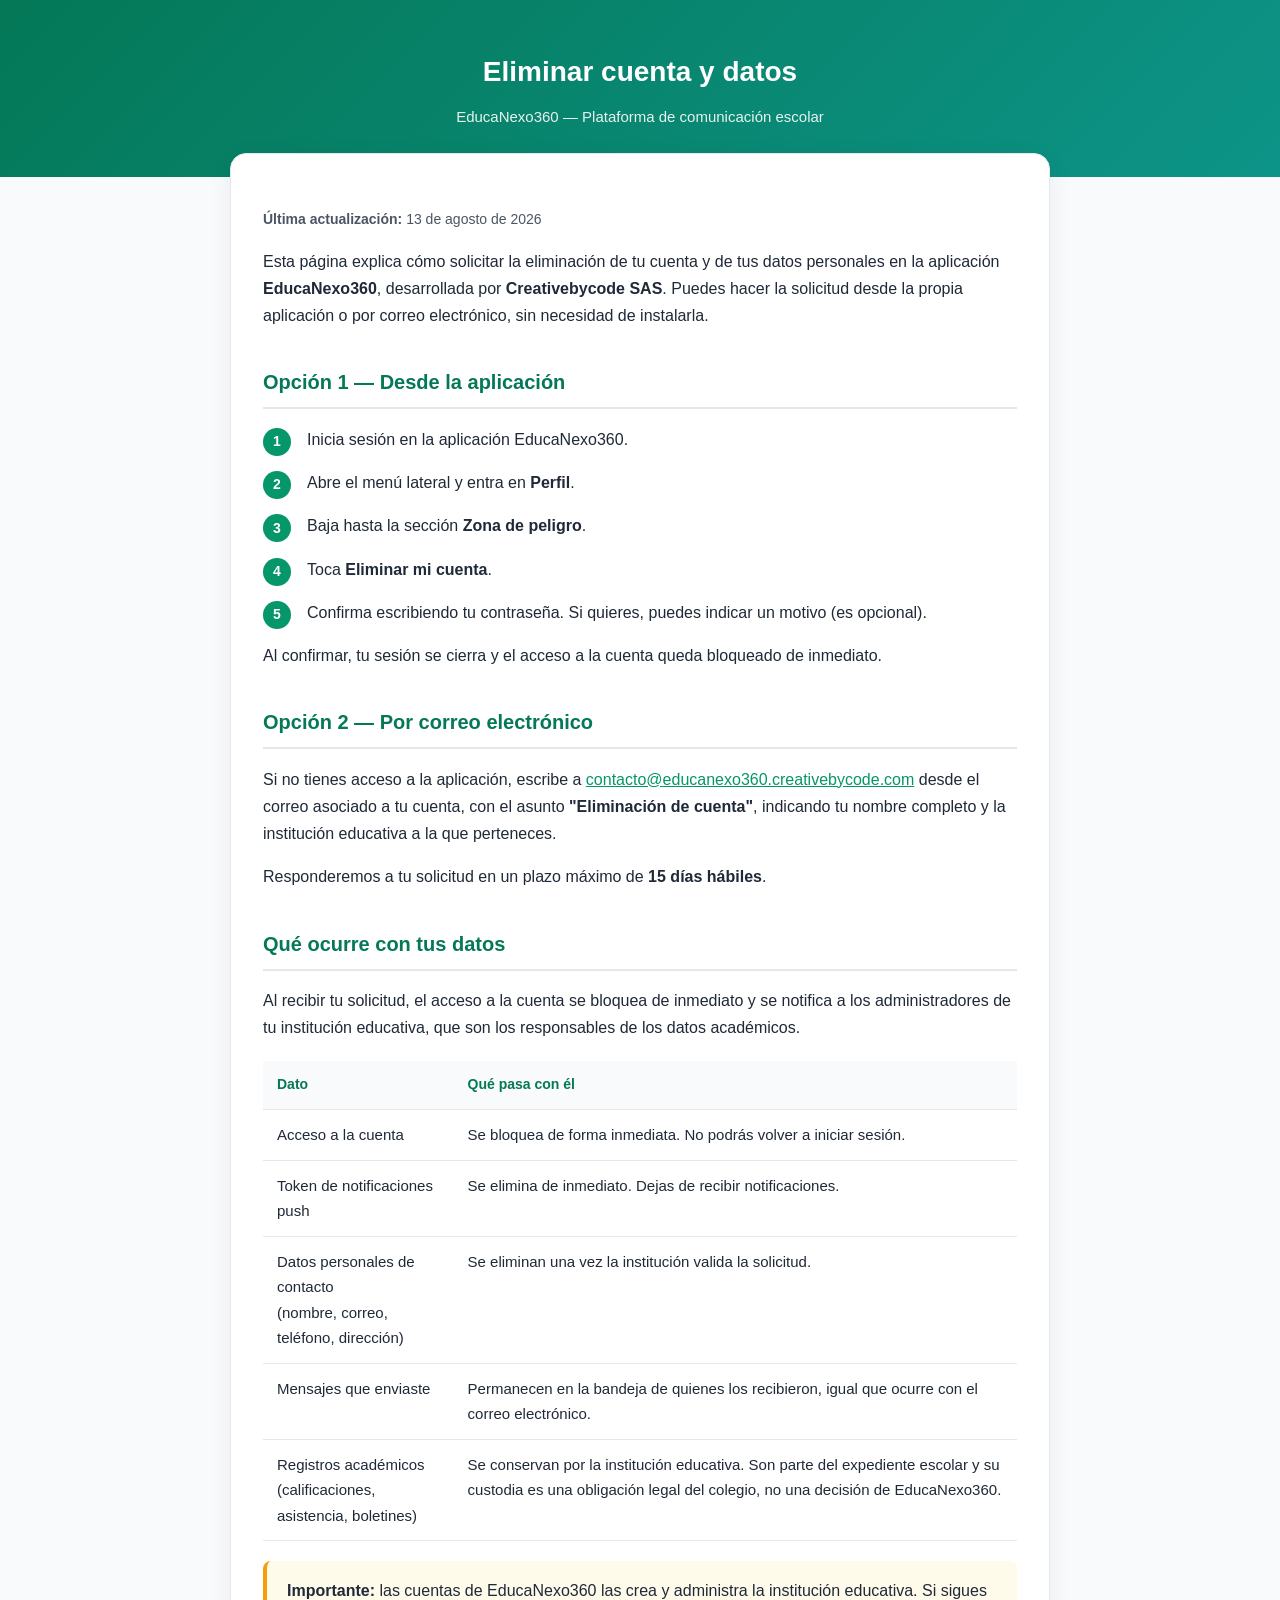
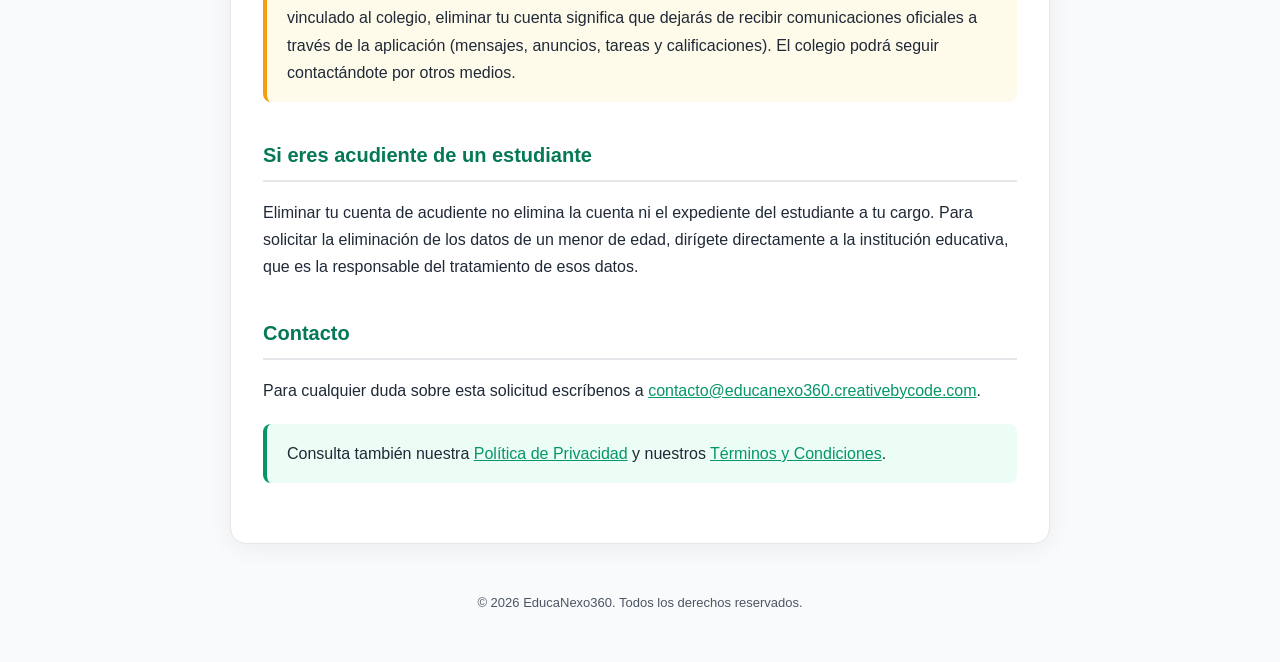
<file: legal/eliminar-cuenta.html>
<!DOCTYPE html>
<html lang="es">
<head>
  <meta charset="UTF-8" />
  <meta name="viewport" content="width=device-width, initial-scale=1.0" />
  <title>Eliminar cuenta y datos — EducaNexo360</title>
  <meta name="description" content="Cómo solicitar la eliminación de tu cuenta y tus datos personales en EducaNexo360, la plataforma de comunicación escolar." />
  <style>
    :root {
      --verde: #059669;
      --teal: #0D9488;
      --verde-osc: #047857;
      --texto: #1f2937;
      --texto-suave: #4b5563;
      --borde: #e5e7eb;
      --fondo: #f9fafb;
      --ambar: #F59E0B;
    }
    * { box-sizing: border-box; }
    body {
      margin: 0;
      font-family: -apple-system, BlinkMacSystemFont, "Segoe UI", Roboto, Helvetica, Arial, sans-serif;
      color: var(--texto);
      background: var(--fondo);
      line-height: 1.7;
    }
    header {
      background: linear-gradient(135deg, var(--verde-osc), var(--teal));
      color: #fff;
      padding: 48px 24px;
      text-align: center;
    }
    header h1 { margin: 0 0 8px; font-size: 28px; }
    header p { margin: 0; opacity: 0.9; font-size: 15px; }
    main {
      max-width: 820px;
      margin: -24px auto 48px;
      background: #fff;
      border: 1px solid var(--borde);
      border-radius: 16px;
      padding: 40px 32px;
      box-shadow: 0 4px 24px rgba(0,0,0,0.06);
    }
    h2 {
      color: var(--verde-osc);
      font-size: 20px;
      margin-top: 36px;
      padding-bottom: 8px;
      border-bottom: 2px solid var(--borde);
    }
    a { color: var(--verde); }
    ul, ol { padding-left: 20px; }
    li { margin-bottom: 6px; }
    .destacado {
      background: #ecfdf5;
      border-left: 4px solid var(--verde);
      border-radius: 8px;
      padding: 16px 20px;
      margin: 20px 0;
    }
    .aviso {
      background: #fffbeb;
      border-left: 4px solid var(--ambar);
      border-radius: 8px;
      padding: 16px 20px;
      margin: 20px 0;
    }
    table {
      width: 100%;
      border-collapse: collapse;
      margin: 20px 0;
      font-size: 15px;
    }
    th, td {
      text-align: left;
      padding: 12px 14px;
      border-bottom: 1px solid var(--borde);
      vertical-align: top;
    }
    th {
      background: var(--fondo);
      color: var(--verde-osc);
      font-size: 14px;
    }
    .pasos { counter-reset: paso; list-style: none; padding-left: 0; }
    .pasos li {
      counter-increment: paso;
      position: relative;
      padding-left: 44px;
      margin-bottom: 16px;
    }
    .pasos li::before {
      content: counter(paso);
      position: absolute;
      left: 0;
      top: 2px;
      width: 28px;
      height: 28px;
      border-radius: 50%;
      background: var(--verde);
      color: #fff;
      font-weight: 700;
      font-size: 14px;
      display: flex;
      align-items: center;
      justify-content: center;
    }
    footer {
      text-align: center;
      color: var(--texto-suave);
      font-size: 13px;
      padding: 0 24px 48px;
    }
    .meta { color: var(--texto-suave); font-size: 14px; }
  </style>
</head>
<body>
  <header>
    <h1>Eliminar cuenta y datos</h1>
    <p>EducaNexo360 — Plataforma de comunicación escolar</p>
  </header>

  <main>
    <p class="meta"><strong>Última actualización:</strong> 13 de agosto de 2026</p>

    <p>
      Esta página explica cómo solicitar la eliminación de tu cuenta y de tus datos
      personales en la aplicación <strong>EducaNexo360</strong>, desarrollada por
      <strong>Creativebycode SAS</strong>. Puedes hacer la solicitud desde la propia
      aplicación o por correo electrónico, sin necesidad de instalarla.
    </p>

    <h2>Opción 1 — Desde la aplicación</h2>
    <ol class="pasos">
      <li>Inicia sesión en la aplicación EducaNexo360.</li>
      <li>Abre el menú lateral y entra en <strong>Perfil</strong>.</li>
      <li>Baja hasta la sección <strong>Zona de peligro</strong>.</li>
      <li>Toca <strong>Eliminar mi cuenta</strong>.</li>
      <li>
        Confirma escribiendo tu contraseña. Si quieres, puedes indicar un motivo
        (es opcional).
      </li>
    </ol>
    <p>
      Al confirmar, tu sesión se cierra y el acceso a la cuenta queda bloqueado de
      inmediato.
    </p>

    <h2>Opción 2 — Por correo electrónico</h2>
    <p>
      Si no tienes acceso a la aplicación, escribe a
      <a href="mailto:contacto@educanexo360.creativebycode.com">contacto@educanexo360.creativebycode.com</a>
      desde el correo asociado a tu cuenta, con el asunto
      <strong>"Eliminación de cuenta"</strong>, indicando tu nombre completo y la
      institución educativa a la que perteneces.
    </p>
    <p>
      Responderemos a tu solicitud en un plazo máximo de <strong>15 días
      hábiles</strong>.
    </p>

    <h2>Qué ocurre con tus datos</h2>
    <p>
      Al recibir tu solicitud, el acceso a la cuenta se bloquea de inmediato y se
      notifica a los administradores de tu institución educativa, que son los
      responsables de los datos académicos.
    </p>

    <table>
      <thead>
        <tr>
          <th>Dato</th>
          <th>Qué pasa con él</th>
        </tr>
      </thead>
      <tbody>
        <tr>
          <td>Acceso a la cuenta</td>
          <td>Se bloquea de forma inmediata. No podrás volver a iniciar sesión.</td>
        </tr>
        <tr>
          <td>Token de notificaciones push</td>
          <td>Se elimina de inmediato. Dejas de recibir notificaciones.</td>
        </tr>
        <tr>
          <td>Datos personales de contacto<br />(nombre, correo, teléfono, dirección)</td>
          <td>Se eliminan una vez la institución valida la solicitud.</td>
        </tr>
        <tr>
          <td>Mensajes que enviaste</td>
          <td>
            Permanecen en la bandeja de quienes los recibieron, igual que ocurre
            con el correo electrónico.
          </td>
        </tr>
        <tr>
          <td>Registros académicos<br />(calificaciones, asistencia, boletines)</td>
          <td>
            Se conservan por la institución educativa. Son parte del expediente
            escolar y su custodia es una obligación legal del colegio, no una
            decisión de EducaNexo360.
          </td>
        </tr>
      </tbody>
    </table>

    <div class="aviso">
      <strong>Importante:</strong> las cuentas de EducaNexo360 las crea y administra
      la institución educativa. Si sigues vinculado al colegio, eliminar tu cuenta
      significa que dejarás de recibir comunicaciones oficiales a través de la
      aplicación (mensajes, anuncios, tareas y calificaciones). El colegio podrá
      seguir contactándote por otros medios.
    </div>

    <h2>Si eres acudiente de un estudiante</h2>
    <p>
      Eliminar tu cuenta de acudiente no elimina la cuenta ni el expediente del
      estudiante a tu cargo. Para solicitar la eliminación de los datos de un menor
      de edad, dirígete directamente a la institución educativa, que es la
      responsable del tratamiento de esos datos.
    </p>

    <h2>Contacto</h2>
    <p>
      Para cualquier duda sobre esta solicitud escríbenos a
      <a href="mailto:contacto@educanexo360.creativebycode.com">contacto@educanexo360.creativebycode.com</a>.
    </p>
    <div class="destacado">
      Consulta también nuestra
      <a href="politica-de-privacidad.html">Política de Privacidad</a> y nuestros
      <a href="terminos.html">Términos y Condiciones</a>.
    </div>
  </main>

  <footer>
    &copy; 2026 EducaNexo360. Todos los derechos reservados.
  </footer>
</body>
</html>
</file>
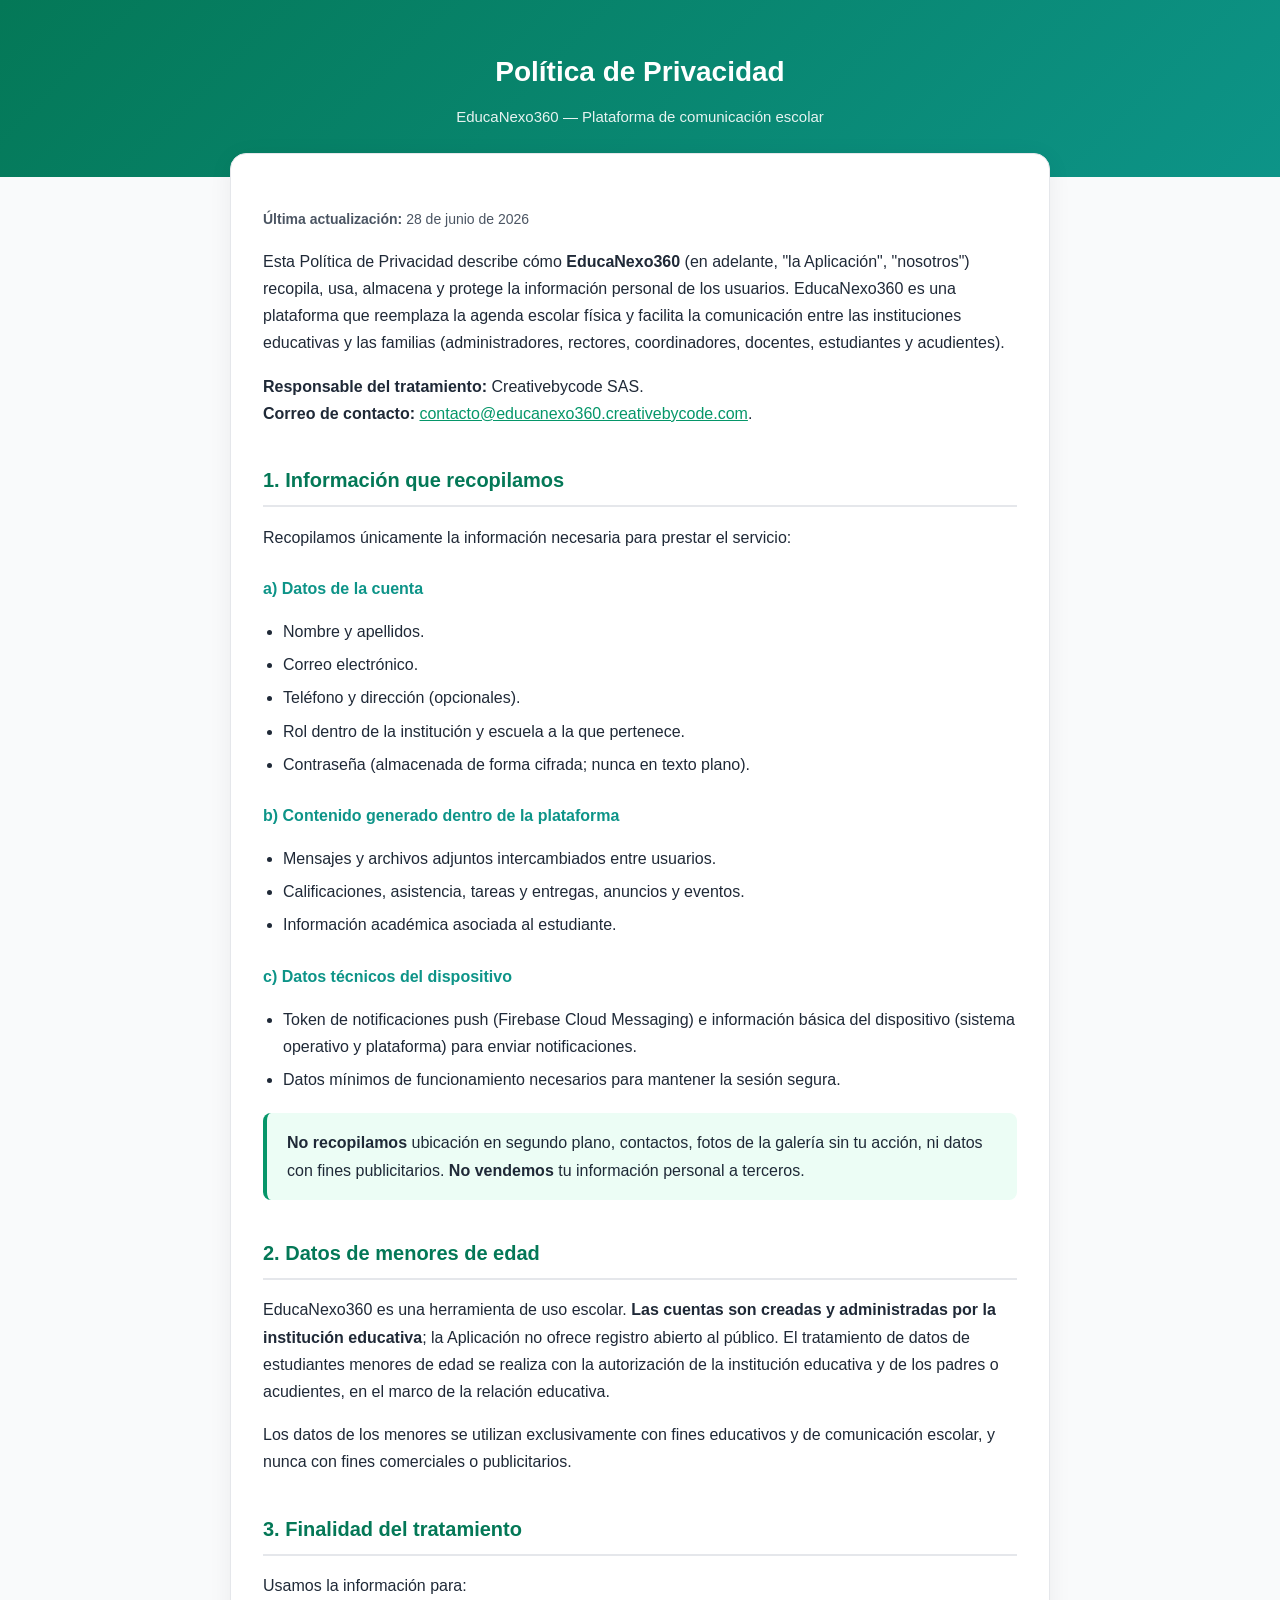
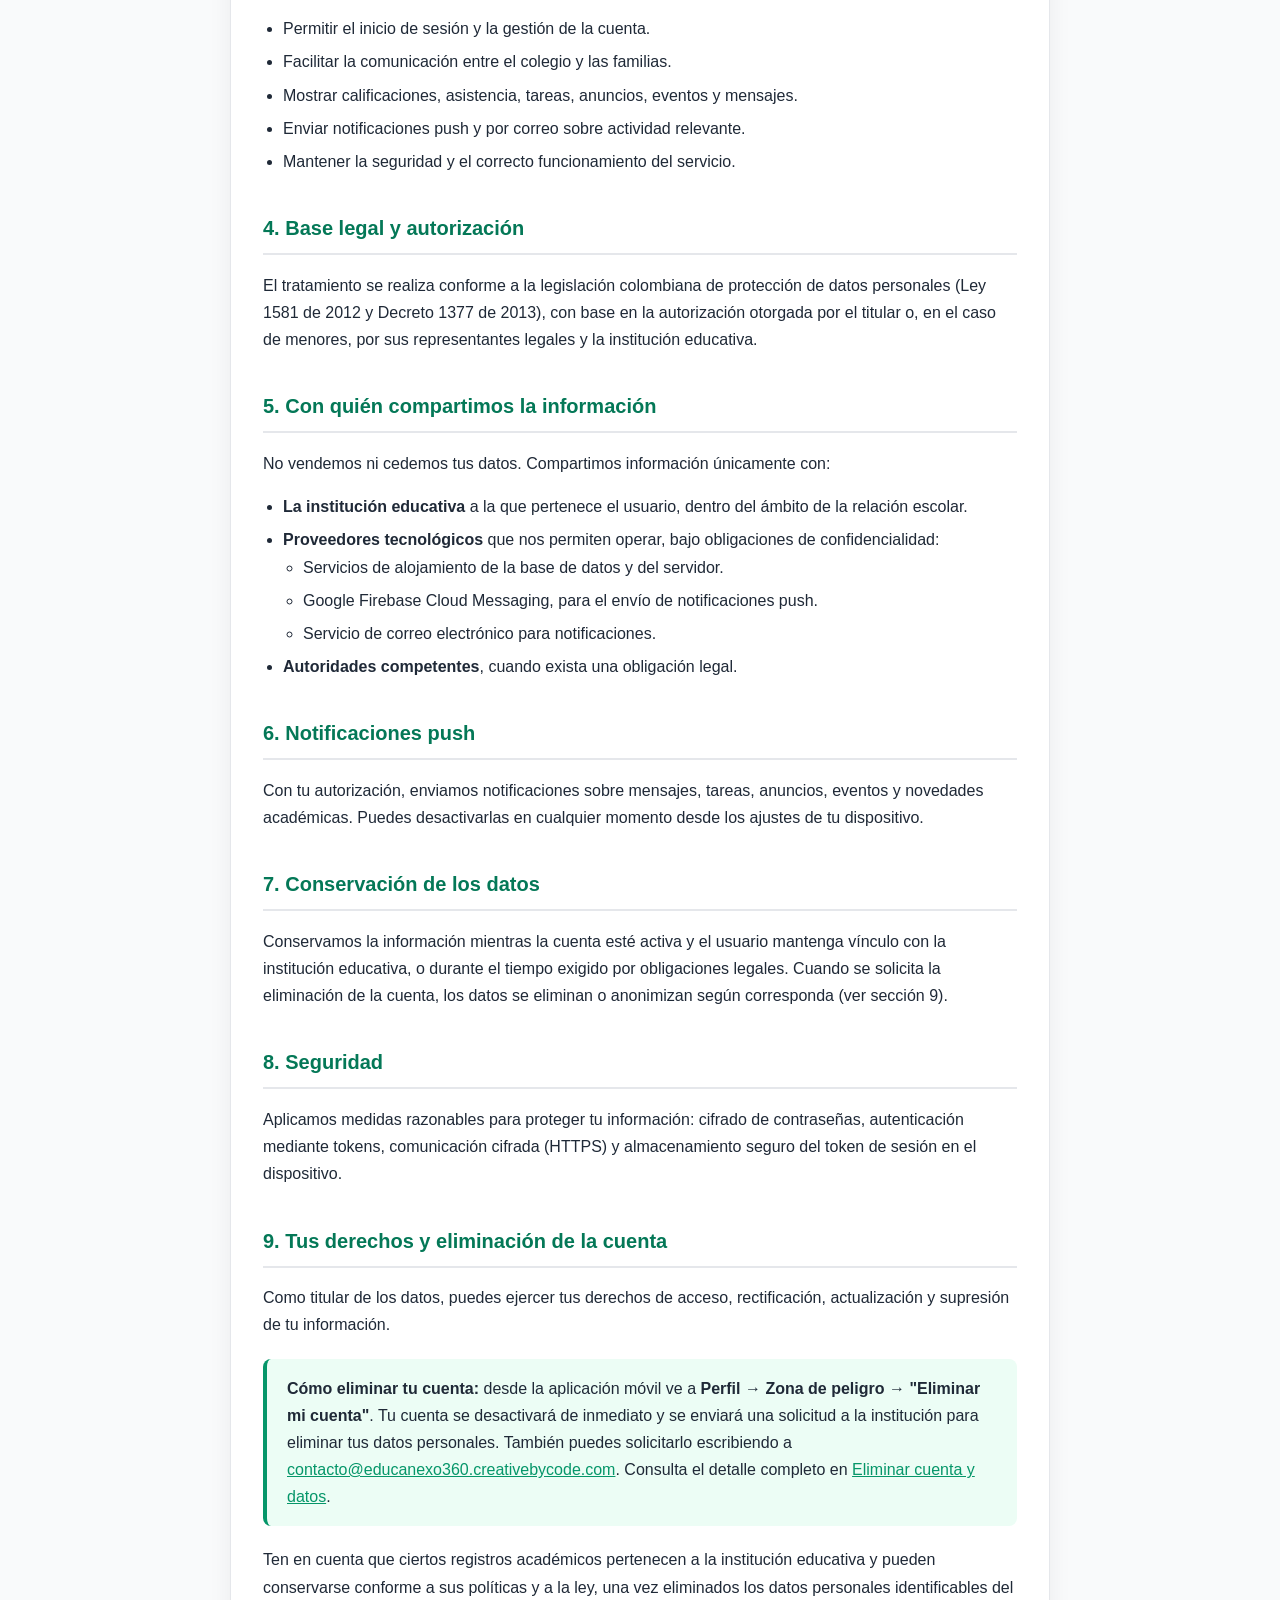
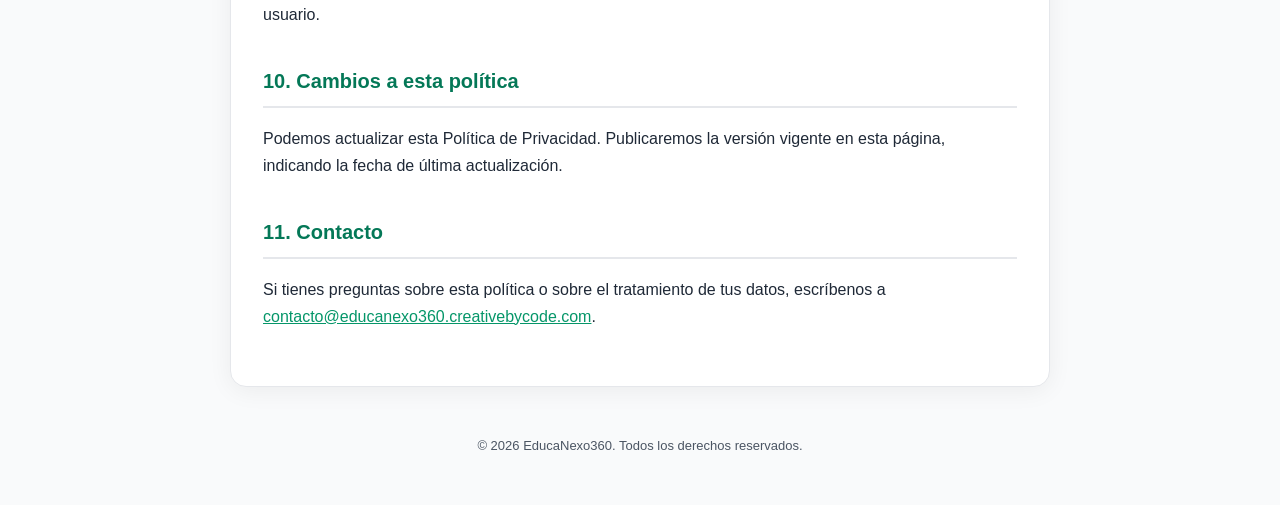
<file: legal/politica-de-privacidad.html>
<!DOCTYPE html>
<html lang="es">
<head>
  <meta charset="UTF-8" />
  <meta name="viewport" content="width=device-width, initial-scale=1.0" />
  <title>Política de Privacidad — EducaNexo360</title>
  <meta name="description" content="Política de Privacidad de la plataforma de comunicación escolar EducaNexo360." />
  <style>
    :root {
      --verde: #059669;
      --teal: #0D9488;
      --verde-osc: #047857;
      --texto: #1f2937;
      --texto-suave: #4b5563;
      --borde: #e5e7eb;
      --fondo: #f9fafb;
    }
    * { box-sizing: border-box; }
    body {
      margin: 0;
      font-family: -apple-system, BlinkMacSystemFont, "Segoe UI", Roboto, Helvetica, Arial, sans-serif;
      color: var(--texto);
      background: var(--fondo);
      line-height: 1.7;
    }
    header {
      background: linear-gradient(135deg, var(--verde-osc), var(--teal));
      color: #fff;
      padding: 48px 24px;
      text-align: center;
    }
    header h1 { margin: 0 0 8px; font-size: 28px; }
    header p { margin: 0; opacity: 0.9; font-size: 15px; }
    main {
      max-width: 820px;
      margin: -24px auto 48px;
      background: #fff;
      border: 1px solid var(--borde);
      border-radius: 16px;
      padding: 40px 32px;
      box-shadow: 0 4px 24px rgba(0,0,0,0.06);
    }
    h2 {
      color: var(--verde-osc);
      font-size: 20px;
      margin-top: 36px;
      padding-bottom: 8px;
      border-bottom: 2px solid var(--borde);
    }
    h3 { color: var(--teal); font-size: 16px; margin-top: 24px; }
    a { color: var(--verde); }
    ul { padding-left: 20px; }
    li { margin-bottom: 6px; }
    .destacado {
      background: #ecfdf5;
      border-left: 4px solid var(--verde);
      border-radius: 8px;
      padding: 16px 20px;
      margin: 20px 0;
    }
    .placeholder {
      background: #fef3c7;
      border-radius: 4px;
      padding: 0 4px;
      font-weight: 600;
    }
    footer {
      text-align: center;
      color: var(--texto-suave);
      font-size: 13px;
      padding: 0 24px 48px;
    }
    .meta { color: var(--texto-suave); font-size: 14px; }
  </style>
</head>
<body>
  <header>
    <h1>Política de Privacidad</h1>
    <p>EducaNexo360 — Plataforma de comunicación escolar</p>
  </header>

  <main>
    <p class="meta"><strong>Última actualización:</strong> 28 de junio de 2026</p>

    <p>
      Esta Política de Privacidad describe cómo <strong>EducaNexo360</strong> (en
      adelante, "la Aplicación", "nosotros") recopila, usa, almacena y protege la
      información personal de los usuarios. EducaNexo360 es una plataforma que
      reemplaza la agenda escolar física y facilita la comunicación entre las
      instituciones educativas y las familias (administradores, rectores,
      coordinadores, docentes, estudiantes y acudientes).
    </p>

    <p>
      <strong>Responsable del tratamiento:</strong>
      Creativebycode SAS.<br />
      <strong>Correo de contacto:</strong>
      <a href="mailto:contacto@educanexo360.creativebycode.com">contacto@educanexo360.creativebycode.com</a>.
    </p>

    <h2>1. Información que recopilamos</h2>
    <p>Recopilamos únicamente la información necesaria para prestar el servicio:</p>

    <h3>a) Datos de la cuenta</h3>
    <ul>
      <li>Nombre y apellidos.</li>
      <li>Correo electrónico.</li>
      <li>Teléfono y dirección (opcionales).</li>
      <li>Rol dentro de la institución y escuela a la que pertenece.</li>
      <li>Contraseña (almacenada de forma cifrada; nunca en texto plano).</li>
    </ul>

    <h3>b) Contenido generado dentro de la plataforma</h3>
    <ul>
      <li>Mensajes y archivos adjuntos intercambiados entre usuarios.</li>
      <li>Calificaciones, asistencia, tareas y entregas, anuncios y eventos.</li>
      <li>Información académica asociada al estudiante.</li>
    </ul>

    <h3>c) Datos técnicos del dispositivo</h3>
    <ul>
      <li>
        Token de notificaciones push (Firebase Cloud Messaging) e información
        básica del dispositivo (sistema operativo y plataforma) para enviar
        notificaciones.
      </li>
      <li>
        Datos mínimos de funcionamiento necesarios para mantener la sesión
        segura.
      </li>
    </ul>

    <div class="destacado">
      <strong>No recopilamos</strong> ubicación en segundo plano, contactos,
      fotos de la galería sin tu acción, ni datos con fines publicitarios.
      <strong>No vendemos</strong> tu información personal a terceros.
    </div>

    <h2>2. Datos de menores de edad</h2>
    <p>
      EducaNexo360 es una herramienta de uso escolar. <strong>Las cuentas son
      creadas y administradas por la institución educativa</strong>; la Aplicación
      no ofrece registro abierto al público. El tratamiento de datos de
      estudiantes menores de edad se realiza con la autorización de la
      institución educativa y de los padres o acudientes, en el marco de la
      relación educativa.
    </p>
    <p>
      Los datos de los menores se utilizan exclusivamente con fines educativos y
      de comunicación escolar, y nunca con fines comerciales o publicitarios.
    </p>

    <h2>3. Finalidad del tratamiento</h2>
    <p>Usamos la información para:</p>
    <ul>
      <li>Permitir el inicio de sesión y la gestión de la cuenta.</li>
      <li>Facilitar la comunicación entre el colegio y las familias.</li>
      <li>
        Mostrar calificaciones, asistencia, tareas, anuncios, eventos y mensajes.
      </li>
      <li>Enviar notificaciones push y por correo sobre actividad relevante.</li>
      <li>Mantener la seguridad y el correcto funcionamiento del servicio.</li>
    </ul>

    <h2>4. Base legal y autorización</h2>
    <p>
      El tratamiento se realiza conforme a la legislación colombiana de
      protección de datos personales (Ley 1581 de 2012 y Decreto 1377 de 2013),
      con base en la autorización otorgada por el titular o, en el caso de
      menores, por sus representantes legales y la institución educativa.
    </p>

    <h2>5. Con quién compartimos la información</h2>
    <p>
      No vendemos ni cedemos tus datos. Compartimos información únicamente con:
    </p>
    <ul>
      <li>
        <strong>La institución educativa</strong> a la que pertenece el usuario,
        dentro del ámbito de la relación escolar.
      </li>
      <li>
        <strong>Proveedores tecnológicos</strong> que nos permiten operar, bajo
        obligaciones de confidencialidad:
        <ul>
          <li>Servicios de alojamiento de la base de datos y del servidor.</li>
          <li>
            Google Firebase Cloud Messaging, para el envío de notificaciones push.
          </li>
          <li>Servicio de correo electrónico para notificaciones.</li>
        </ul>
      </li>
      <li>
        <strong>Autoridades competentes</strong>, cuando exista una obligación
        legal.
      </li>
    </ul>

    <h2>6. Notificaciones push</h2>
    <p>
      Con tu autorización, enviamos notificaciones sobre mensajes, tareas,
      anuncios, eventos y novedades académicas. Puedes desactivarlas en cualquier
      momento desde los ajustes de tu dispositivo.
    </p>

    <h2>7. Conservación de los datos</h2>
    <p>
      Conservamos la información mientras la cuenta esté activa y el usuario
      mantenga vínculo con la institución educativa, o durante el tiempo exigido
      por obligaciones legales. Cuando se solicita la eliminación de la cuenta,
      los datos se eliminan o anonimizan según corresponda (ver sección 9).
    </p>

    <h2>8. Seguridad</h2>
    <p>
      Aplicamos medidas razonables para proteger tu información: cifrado de
      contraseñas, autenticación mediante tokens, comunicación cifrada (HTTPS) y
      almacenamiento seguro del token de sesión en el dispositivo.
    </p>

    <h2>9. Tus derechos y eliminación de la cuenta</h2>
    <p>
      Como titular de los datos, puedes ejercer tus derechos de acceso,
      rectificación, actualización y supresión de tu información.
    </p>

    <div class="destacado">
      <strong>Cómo eliminar tu cuenta:</strong> desde la aplicación móvil ve a
      <strong>Perfil → Zona de peligro → "Eliminar mi cuenta"</strong>. Tu cuenta
      se desactivará de inmediato y se enviará una solicitud a la institución para
      eliminar tus datos personales. También puedes solicitarlo escribiendo a
      <a href="mailto:contacto@educanexo360.creativebycode.com">contacto@educanexo360.creativebycode.com</a>.
      Consulta el detalle completo en
      <a href="eliminar-cuenta.html">Eliminar cuenta y datos</a>.
    </div>

    <p>
      Ten en cuenta que ciertos registros académicos pertenecen a la institución
      educativa y pueden conservarse conforme a sus políticas y a la ley, una vez
      eliminados los datos personales identificables del usuario.
    </p>

    <h2>10. Cambios a esta política</h2>
    <p>
      Podemos actualizar esta Política de Privacidad. Publicaremos la versión
      vigente en esta página, indicando la fecha de última actualización.
    </p>

    <h2>11. Contacto</h2>
    <p>
      Si tienes preguntas sobre esta política o sobre el tratamiento de tus datos,
      escríbenos a <a href="mailto:contacto@educanexo360.creativebycode.com">contacto@educanexo360.creativebycode.com</a>.
    </p>
  </main>

  <footer>
    &copy; 2026 EducaNexo360. Todos los derechos reservados.
  </footer>
</body>
</html>
</file>
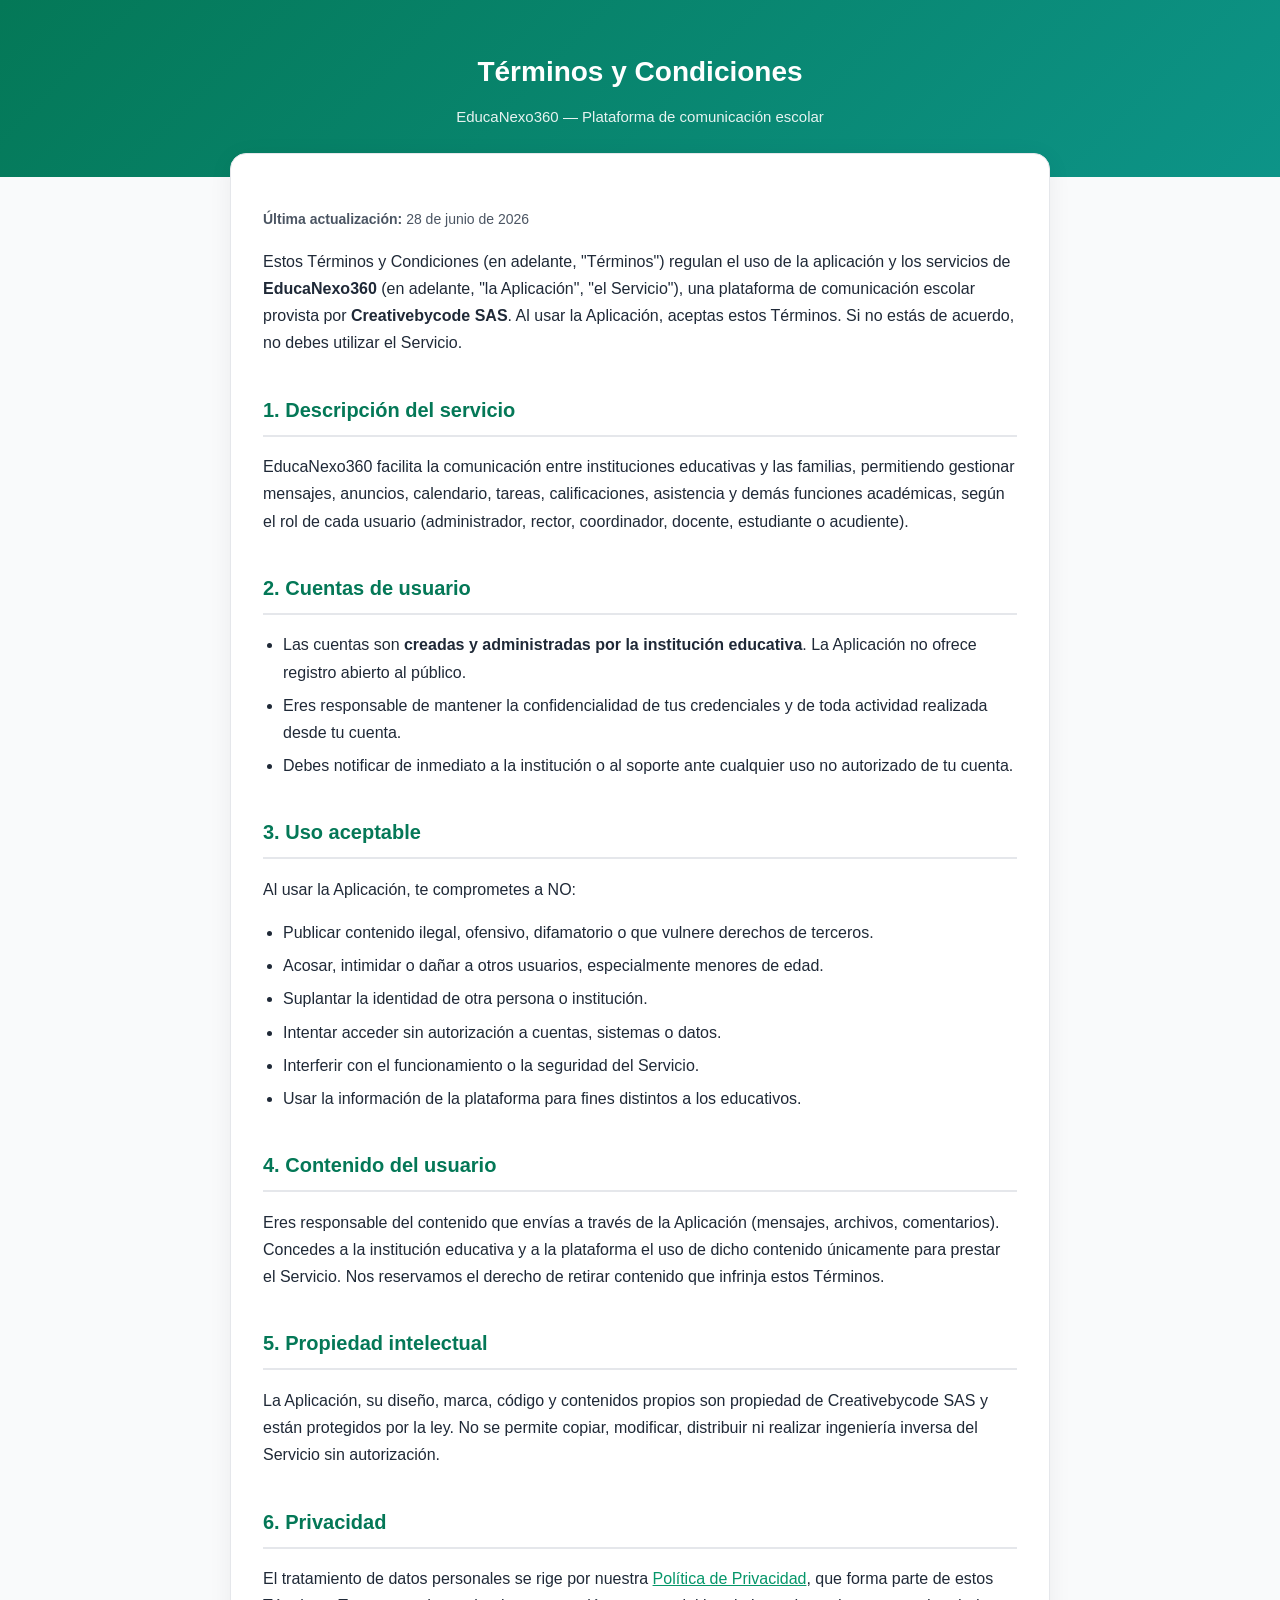
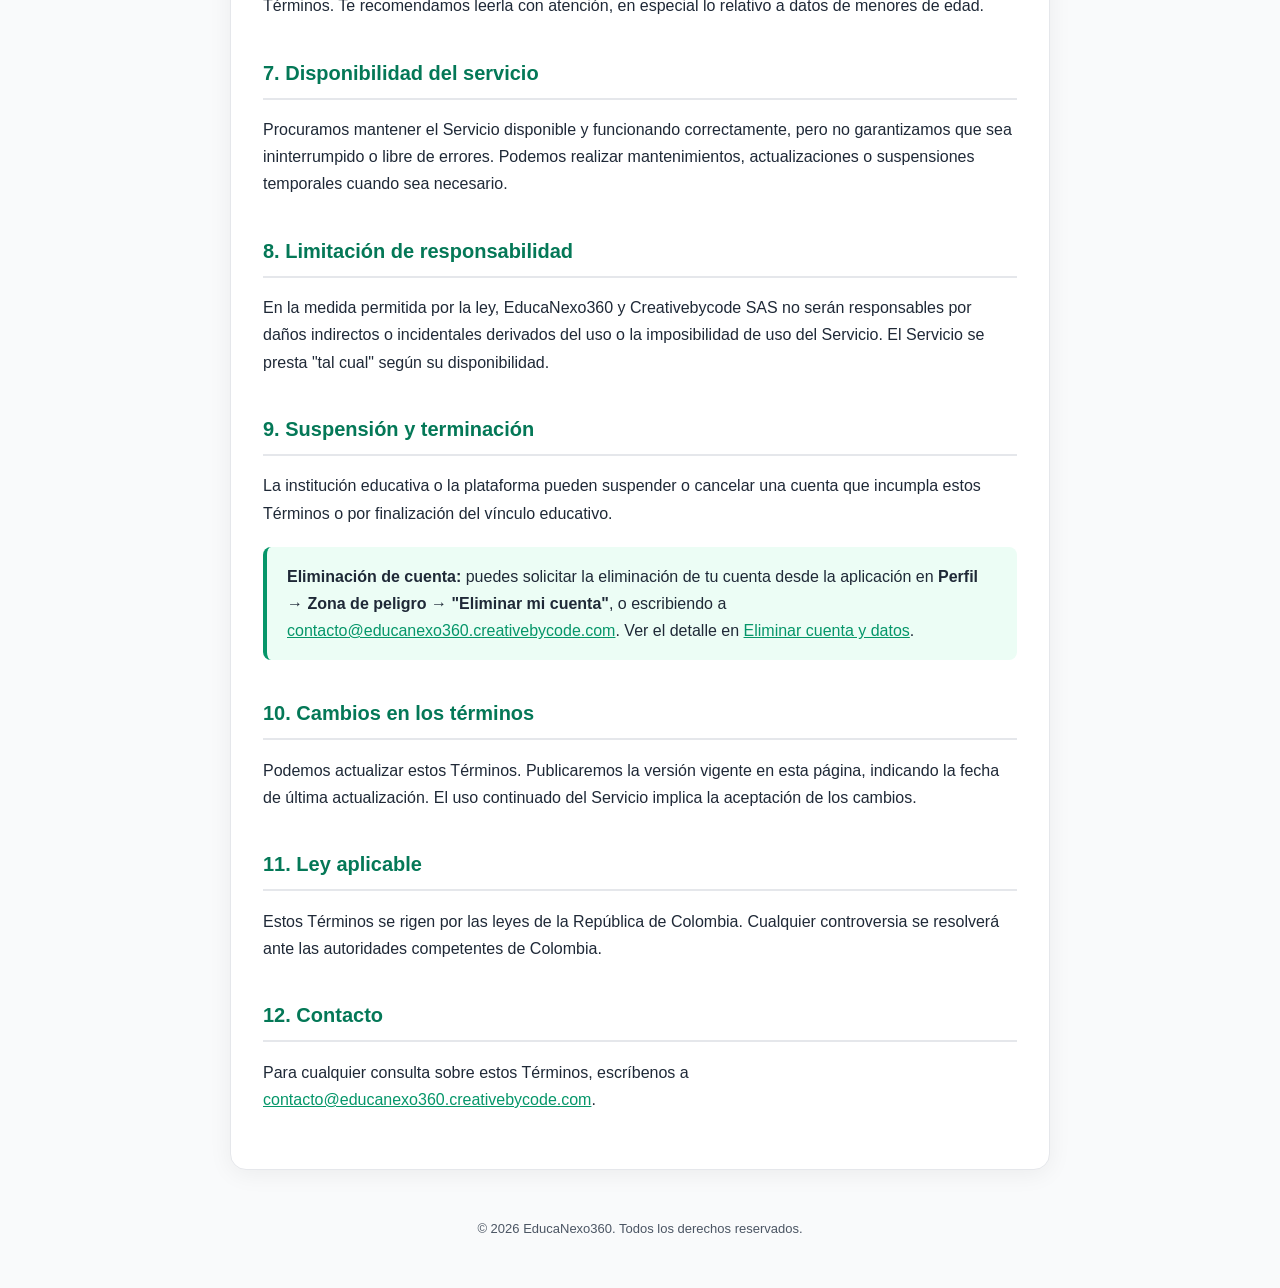
<file: legal/terminos.html>
<!DOCTYPE html>
<html lang="es">
<head>
  <meta charset="UTF-8" />
  <meta name="viewport" content="width=device-width, initial-scale=1.0" />
  <title>Términos y Condiciones — EducaNexo360</title>
  <meta name="description" content="Términos y Condiciones de uso de la plataforma de comunicación escolar EducaNexo360." />
  <style>
    :root {
      --verde: #059669;
      --teal: #0D9488;
      --verde-osc: #047857;
      --texto: #1f2937;
      --texto-suave: #4b5563;
      --borde: #e5e7eb;
      --fondo: #f9fafb;
    }
    * { box-sizing: border-box; }
    body {
      margin: 0;
      font-family: -apple-system, BlinkMacSystemFont, "Segoe UI", Roboto, Helvetica, Arial, sans-serif;
      color: var(--texto);
      background: var(--fondo);
      line-height: 1.7;
    }
    header {
      background: linear-gradient(135deg, var(--verde-osc), var(--teal));
      color: #fff;
      padding: 48px 24px;
      text-align: center;
    }
    header h1 { margin: 0 0 8px; font-size: 28px; }
    header p { margin: 0; opacity: 0.9; font-size: 15px; }
    main {
      max-width: 820px;
      margin: -24px auto 48px;
      background: #fff;
      border: 1px solid var(--borde);
      border-radius: 16px;
      padding: 40px 32px;
      box-shadow: 0 4px 24px rgba(0,0,0,0.06);
    }
    h2 {
      color: var(--verde-osc);
      font-size: 20px;
      margin-top: 36px;
      padding-bottom: 8px;
      border-bottom: 2px solid var(--borde);
    }
    a { color: var(--verde); }
    ul { padding-left: 20px; }
    li { margin-bottom: 6px; }
    .destacado {
      background: #ecfdf5;
      border-left: 4px solid var(--verde);
      border-radius: 8px;
      padding: 16px 20px;
      margin: 20px 0;
    }
    footer {
      text-align: center;
      color: var(--texto-suave);
      font-size: 13px;
      padding: 0 24px 48px;
    }
    .meta { color: var(--texto-suave); font-size: 14px; }
  </style>
</head>
<body>
  <header>
    <h1>Términos y Condiciones</h1>
    <p>EducaNexo360 — Plataforma de comunicación escolar</p>
  </header>

  <main>
    <p class="meta"><strong>Última actualización:</strong> 28 de junio de 2026</p>

    <p>
      Estos Términos y Condiciones (en adelante, "Términos") regulan el uso de la
      aplicación y los servicios de <strong>EducaNexo360</strong> (en adelante, "la
      Aplicación", "el Servicio"), una plataforma de comunicación escolar provista
      por <strong>Creativebycode SAS</strong>. Al usar la Aplicación, aceptas estos
      Términos. Si no estás de acuerdo, no debes utilizar el Servicio.
    </p>

    <h2>1. Descripción del servicio</h2>
    <p>
      EducaNexo360 facilita la comunicación entre instituciones educativas y las
      familias, permitiendo gestionar mensajes, anuncios, calendario, tareas,
      calificaciones, asistencia y demás funciones académicas, según el rol de
      cada usuario (administrador, rector, coordinador, docente, estudiante o
      acudiente).
    </p>

    <h2>2. Cuentas de usuario</h2>
    <ul>
      <li>
        Las cuentas son <strong>creadas y administradas por la institución
        educativa</strong>. La Aplicación no ofrece registro abierto al público.
      </li>
      <li>
        Eres responsable de mantener la confidencialidad de tus credenciales y de
        toda actividad realizada desde tu cuenta.
      </li>
      <li>
        Debes notificar de inmediato a la institución o al soporte ante cualquier
        uso no autorizado de tu cuenta.
      </li>
    </ul>

    <h2>3. Uso aceptable</h2>
    <p>Al usar la Aplicación, te comprometes a NO:</p>
    <ul>
      <li>Publicar contenido ilegal, ofensivo, difamatorio o que vulnere derechos de terceros.</li>
      <li>Acosar, intimidar o dañar a otros usuarios, especialmente menores de edad.</li>
      <li>Suplantar la identidad de otra persona o institución.</li>
      <li>Intentar acceder sin autorización a cuentas, sistemas o datos.</li>
      <li>Interferir con el funcionamiento o la seguridad del Servicio.</li>
      <li>Usar la información de la plataforma para fines distintos a los educativos.</li>
    </ul>

    <h2>4. Contenido del usuario</h2>
    <p>
      Eres responsable del contenido que envías a través de la Aplicación
      (mensajes, archivos, comentarios). Concedes a la institución educativa y a la
      plataforma el uso de dicho contenido únicamente para prestar el Servicio. Nos
      reservamos el derecho de retirar contenido que infrinja estos Términos.
    </p>

    <h2>5. Propiedad intelectual</h2>
    <p>
      La Aplicación, su diseño, marca, código y contenidos propios son propiedad de
      Creativebycode SAS y están protegidos por la ley. No se permite copiar,
      modificar, distribuir ni realizar ingeniería inversa del Servicio sin
      autorización.
    </p>

    <h2>6. Privacidad</h2>
    <p>
      El tratamiento de datos personales se rige por nuestra
      <a href="politica-de-privacidad.html">Política de Privacidad</a>, que forma
      parte de estos Términos. Te recomendamos leerla con atención, en especial lo
      relativo a datos de menores de edad.
    </p>

    <h2>7. Disponibilidad del servicio</h2>
    <p>
      Procuramos mantener el Servicio disponible y funcionando correctamente, pero
      no garantizamos que sea ininterrumpido o libre de errores. Podemos realizar
      mantenimientos, actualizaciones o suspensiones temporales cuando sea
      necesario.
    </p>

    <h2>8. Limitación de responsabilidad</h2>
    <p>
      En la medida permitida por la ley, EducaNexo360 y Creativebycode SAS no serán
      responsables por daños indirectos o incidentales derivados del uso o la
      imposibilidad de uso del Servicio. El Servicio se presta "tal cual" según su
      disponibilidad.
    </p>

    <h2>9. Suspensión y terminación</h2>
    <p>
      La institución educativa o la plataforma pueden suspender o cancelar una
      cuenta que incumpla estos Términos o por finalización del vínculo educativo.
    </p>
    <div class="destacado">
      <strong>Eliminación de cuenta:</strong> puedes solicitar la eliminación de tu
      cuenta desde la aplicación en
      <strong>Perfil → Zona de peligro → "Eliminar mi cuenta"</strong>, o
      escribiendo a
      <a href="mailto:contacto@educanexo360.creativebycode.com">contacto@educanexo360.creativebycode.com</a>.
      Ver el detalle en
      <a href="eliminar-cuenta.html">Eliminar cuenta y datos</a>.
    </div>

    <h2>10. Cambios en los términos</h2>
    <p>
      Podemos actualizar estos Términos. Publicaremos la versión vigente en esta
      página, indicando la fecha de última actualización. El uso continuado del
      Servicio implica la aceptación de los cambios.
    </p>

    <h2>11. Ley aplicable</h2>
    <p>
      Estos Términos se rigen por las leyes de la República de Colombia. Cualquier
      controversia se resolverá ante las autoridades competentes de Colombia.
    </p>

    <h2>12. Contacto</h2>
    <p>
      Para cualquier consulta sobre estos Términos, escríbenos a
      <a href="mailto:contacto@educanexo360.creativebycode.com">contacto@educanexo360.creativebycode.com</a>.
    </p>
  </main>

  <footer>
    &copy; 2026 EducaNexo360. Todos los derechos reservados.
  </footer>
</body>
</html>
</file>
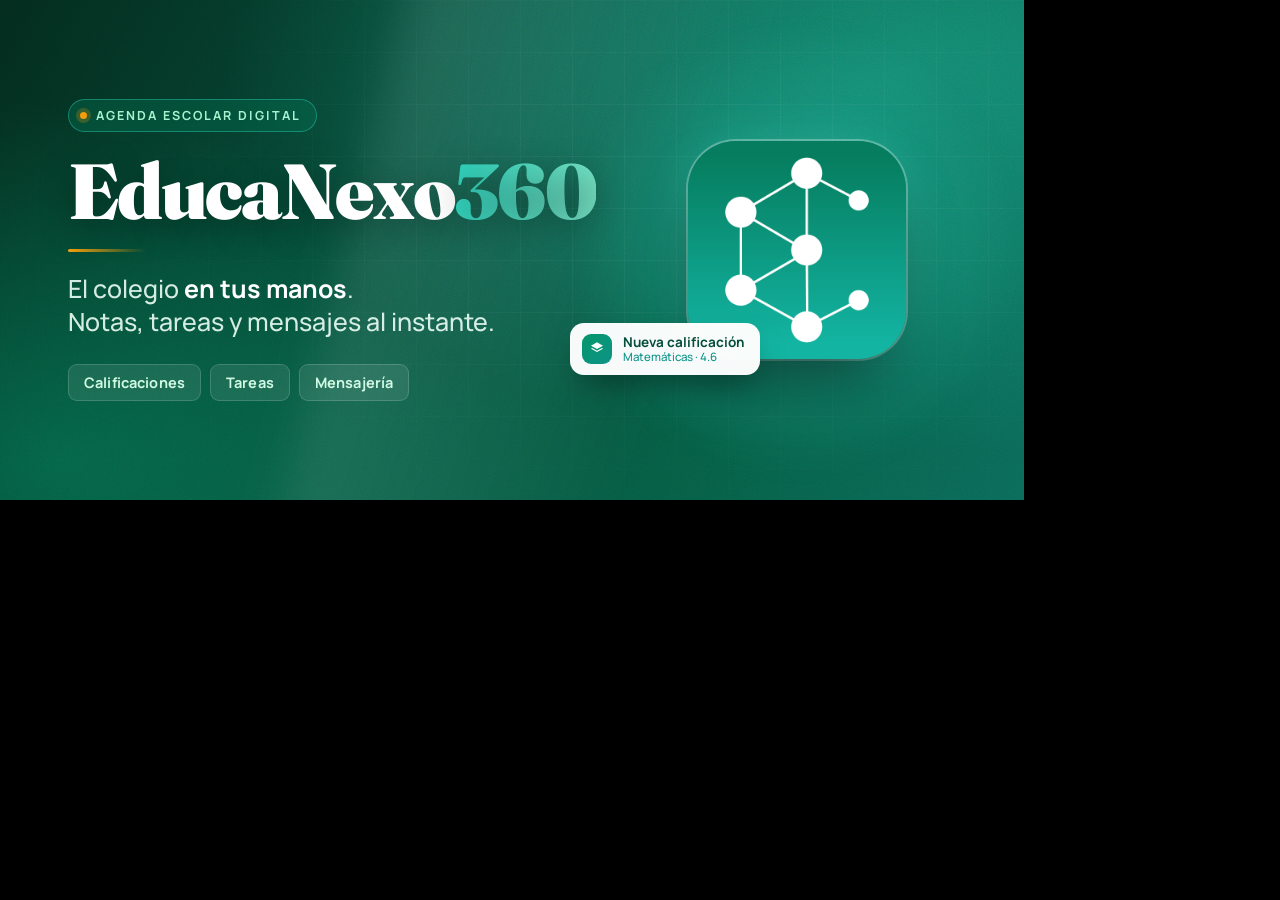
<file: store/feature-graphic.html>
<!doctype html>
<html lang="es">
<head>
<meta charset="utf-8">
<title>EducaNexo360 — Gráfico destacado 1024x500</title>
<link rel="preconnect" href="https://fonts.googleapis.com">
<link rel="preconnect" href="https://fonts.gstatic.com" crossorigin>
<link href="https://fonts.googleapis.com/css2?family=Fraunces:opsz,wght@9..144,600;9..144,900&family=Manrope:wght@500;700&display=swap" rel="stylesheet">
<!--FONTS-->
<style>
  :root{
    --deep:#032b1d;
    --emerald-800:#065f46;
    --emerald-700:#047857;
    --emerald-600:#059669;
    --teal-600:#0D9488;
    --teal-400:#2DD4BF;
    --amber:#F59E0B;
    --paper:#F2FBF7;
  }
  *{margin:0;padding:0;box-sizing:border-box}
  html,body{background:#000}

  /* Lienzo exacto exigido por Google Play */
  .canvas{
    position:relative;
    width:1024px;height:500px;
    overflow:hidden;
    background:
      radial-gradient(120% 140% at 88% 14%, rgba(45,212,191,.38) 0%, rgba(13,148,136,0) 55%),
      radial-gradient(90% 120% at 6% 92%, rgba(5,150,105,.45) 0%, rgba(5,150,105,0) 60%),
      linear-gradient(118deg, var(--deep) 0%, #064e3b 46%, var(--emerald-800) 74%, #0b6a5a 100%);
    font-family:'Manrope',sans-serif;
  }

  /* Trama de líneas finas: da textura sin ruido visual */
  .grid{
    position:absolute;inset:0;
    background-image:
      linear-gradient(rgba(255,255,255,.045) 1px, transparent 1px),
      linear-gradient(90deg, rgba(255,255,255,.045) 1px, transparent 1px);
    background-size:52px 52px;
    -webkit-mask-image:radial-gradient(80% 90% at 70% 40%, #000 20%, transparent 78%);
            mask-image:radial-gradient(80% 90% at 70% 40%, #000 20%, transparent 78%);
  }

  /* Halo diagonal de luz */
  .beam{
    position:absolute;top:-40%;left:34%;
    width:52%;height:190%;
    background:linear-gradient(94deg, rgba(255,255,255,.10), rgba(255,255,255,0) 62%);
    transform:rotate(14deg);
    filter:blur(22px);
  }

  /* Grano: rompe el degradado plano de "render de IA" */
  .grain{
    position:absolute;inset:-40%;
    opacity:.30;mix-blend-mode:overlay;pointer-events:none;
    background-image:url("data:image/svg+xml;utf8,<svg xmlns='http://www.w3.org/2000/svg' width='200' height='200'><filter id='n'><feTurbulence type='fractalNoise' baseFrequency='.85' numOctaves='3'/></filter><rect width='200' height='200' filter='url(%23n)' opacity='.55'/></svg>");
  }

  /* ---------- Columna de texto ---------- */
  .content{
    position:absolute;left:68px;top:0;height:100%;
    width:560px;
    display:flex;flex-direction:column;justify-content:center;
    z-index:4;
  }

  .eyebrow{
    display:inline-flex;align-items:center;gap:9px;
    align-self:flex-start;
    padding:7px 15px 7px 11px;
    border:1px solid rgba(45,212,191,.42);
    border-radius:999px;
    background:rgba(4,120,87,.35);
    backdrop-filter:blur(2px);
    font-size:12.5px;font-weight:700;letter-spacing:.16em;text-transform:uppercase;
    color:#A7F3D0;
    margin-bottom:24px;
  }
  .eyebrow .dot{
    width:7px;height:7px;border-radius:50%;
    background:var(--amber);
    box-shadow:0 0 0 4px rgba(245,158,11,.22);
  }

  h1{
    font-family:'Fraunces',Georgia,serif;
    font-weight:900;
    font-size:78px;
    line-height:.92;
    letter-spacing:-.028em;
    color:#fff;
    text-shadow:0 8px 34px rgba(0,0,0,.34);
  }
  h1 .num{
    background:linear-gradient(96deg,var(--teal-400),#7BE7C7);
    -webkit-background-clip:text;background-clip:text;
    -webkit-text-fill-color:transparent;
  }

  .rule{
    width:78px;height:3px;margin:22px 0 20px;
    background:linear-gradient(90deg,var(--amber),rgba(245,158,11,0));
    border-radius:2px;
  }

  .tagline{
    font-size:25px;font-weight:500;line-height:1.32;
    color:rgba(236,253,245,.9);
    max-width:470px;
  }
  .tagline b{font-weight:700;color:#fff}

  .pills{display:flex;gap:9px;margin-top:26px}
  .pill{
    padding:8px 15px;border-radius:9px;
    background:rgba(255,255,255,.09);
    border:1px solid rgba(255,255,255,.16);
    font-size:14.5px;font-weight:700;color:#D1FAE5;
    letter-spacing:.01em;
  }

  /* ---------- Bloque del ícono ---------- */
  /* El logo YA es un ícono redondeado con su propia red de nodos: se muestra
     tal cual, sin tarjeta que lo envuelva ni órbitas que repitan el motivo. */
  .mark{
    position:absolute;right:118px;top:50%;
    transform:translateY(-50%);
    z-index:4;
  }
  .bloom{
    position:absolute;left:50%;top:50%;
    width:470px;height:470px;
    transform:translate(-50%,-50%);
    background:radial-gradient(circle, rgba(125,240,205,.34) 0%, rgba(45,212,191,.16) 42%, transparent 68%);
    filter:blur(10px);
  }
  /* Verde sobre verde pierde contraste: el anillo claro lo despega del fondo */
  .tile{
    position:relative;
    width:218px;height:218px;
    border-radius:48px;
    overflow:hidden;
    box-shadow:
      0 34px 64px -20px rgba(0,0,0,.62),
      0 0 0 2px rgba(255,255,255,.30),
      0 0 44px rgba(45,212,191,.30);
  }
  .tile img{display:block;width:100%;height:100%;object-fit:cover}

  /* Tarjeta flotante de notificación */
  .toast{
    position:absolute;
    display:flex;align-items:center;gap:11px;
    padding:11px 16px 11px 12px;
    border-radius:14px;
    background:rgba(255,255,255,.97);
    box-shadow:0 16px 34px -12px rgba(0,0,0,.55);
    white-space:nowrap;
  }
  .toast .ico{
    width:30px;height:30px;border-radius:9px;
    display:grid;place-items:center;
    background:linear-gradient(140deg,var(--emerald-600),var(--teal-600));
  }
  .toast .ico svg{width:16px;height:16px;fill:#fff}
  .toast .txt{display:flex;flex-direction:column;line-height:1.15}
  .toast .t1{font-size:13.5px;font-weight:700;color:#064e3b}
  .toast .t2{font-size:11.5px;font-weight:500;color:#0d9488}

  /* Un solo aviso, dentro del margen seguro (Google escala y recorta la imagen) */
  .toast.one{bottom:-16px;left:-118px}
</style>
</head>
<body>
<div class="canvas">
  <div class="grid"></div>
  <div class="beam"></div>

  <div class="content">
    <span class="eyebrow"><span class="dot"></span>Agenda escolar digital</span>
    <h1>EducaNexo<span class="num">360</span></h1>
    <div class="rule"></div>
    <p class="tagline">El colegio <b>en tus manos</b>.<br>Notas, tareas y mensajes al instante.</p>
    <div class="pills">
      <span class="pill">Calificaciones</span>
      <span class="pill">Tareas</span>
      <span class="pill">Mensajería</span>
    </div>
  </div>

  <div class="mark">
    <div class="bloom"></div>

    <div class="tile"><img src="../assets/images/logo_icono_nuevo.png" alt="EducaNexo360"></div>

    <div class="toast one">
      <span class="ico"><svg viewBox="0 0 24 24"><path d="M12 2 3 7l9 5 9-5-9-5Zm0 12.7L4.6 10.6 3 11.5l9 5 9-5-1.6-.9L12 14.7Z"/></svg></span>
      <span class="txt"><span class="t1">Nueva calificación</span><span class="t2">Matemáticas · 4.6</span></span>
    </div>
  </div>

  <div class="grain"></div>
</div>
</body>
</html>
</file>
